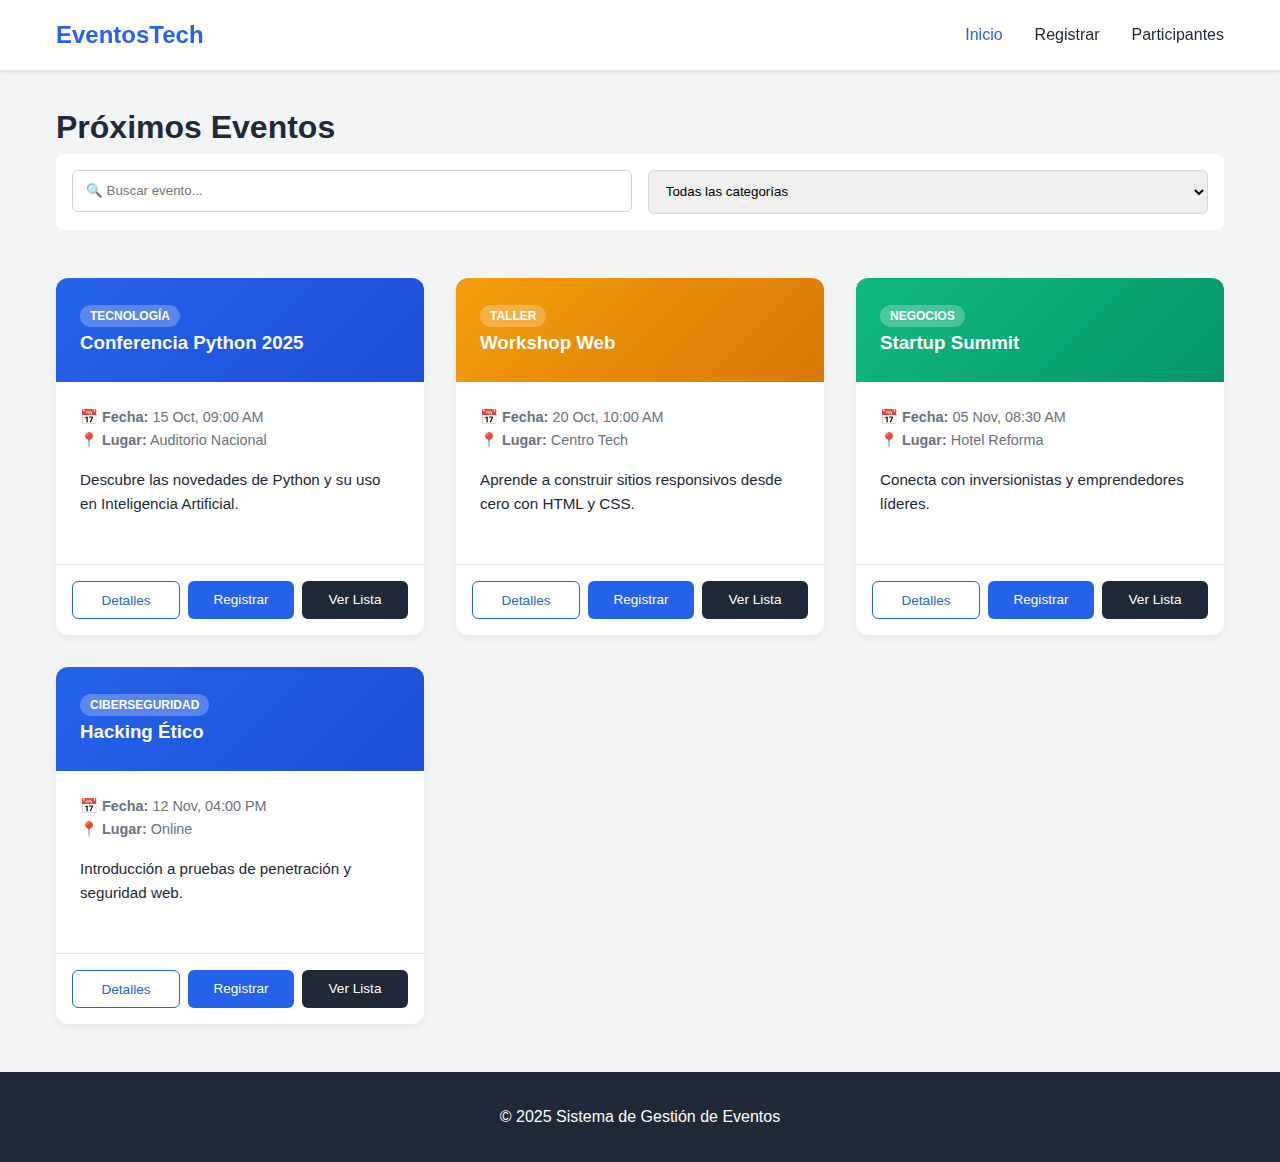
<file: index.html>
<!DOCTYPE html>
<html lang="es">
<head>
    <meta charset="UTF-8">
    <meta name="viewport" content="width=device-width, initial-scale=1.0">
    <title>Inicio - EventosTech</title>
    <link rel="stylesheet" href="css/style.css">
    <link rel="stylesheet" href="css/eventos.css">
</head>
<body>

    <header>
        <nav>
            <div class="logo">EventosTech</div>
            <ul class="nav-links">
                <li><a href="index.html" class="active">Inicio</a></li>
                <li><a href="registro.html">Registrar</a></li>
                <li><a href="participantes.html">Participantes</a></li>
            </ul>
        </nav>
    </header>

    <main class="container">
        <h1>Próximos Eventos</h1>
        
        <section class="filtros-section">
            <div class="input-group">
                <input type="text" placeholder="🔍 Buscar evento...">
            </div>
            <div class="input-group">
                <select>
                    <option value="">Todas las categorías</option>
                    <option value="tech">Tecnología</option>
                    <option value="taller">Talleres</option>
                </select>
            </div>
        </section>

        <div class="eventos-grid">
            
            <article class="evento-card">
                <div class="card-header categoria-tech">
                    <span class="badge">Tecnología</span>
                    <h3>Conferencia Python 2025</h3>
                </div>
                <div class="card-body">
                    <div class="meta-info">
                        <p><strong>📅 Fecha:</strong> 15 Oct, 09:00 AM</p>
                        <p><strong>📍 Lugar:</strong> Auditorio Nacional</p>
                    </div>
                    <p class="descripcion">Descubre las novedades de Python y su uso en Inteligencia Artificial.</p>
                </div>
                <div class="card-footer">
                    <button class="btn btn-outline">Detalles</button>
                    <a href="registro.html" class="btn btn-primary">Registrar</a>
                    <a href="participantes.html" class="btn btn-secondary">Ver Lista</a>
                </div>
            </article>

            <article class="evento-card">
                <div class="card-header categoria-taller">
                    <span class="badge">Taller</span>
                    <h3>Workshop Web</h3>
                </div>
                <div class="card-body">
                    <div class="meta-info">
                        <p><strong>📅 Fecha:</strong> 20 Oct, 10:00 AM</p>
                        <p><strong>📍 Lugar:</strong> Centro Tech</p>
                    </div>
                    <p class="descripcion">Aprende a construir sitios responsivos desde cero con HTML y CSS.</p>
                </div>
                <div class="card-footer">
                    <button class="btn btn-outline">Detalles</button>
                    <a href="registro.html" class="btn btn-primary">Registrar</a>
                    <a href="participantes.html" class="btn btn-secondary">Ver Lista</a>
                </div>
            </article>

            <article class="evento-card">
                <div class="card-header categoria-negocios">
                    <span class="badge">Negocios</span>
                    <h3>Startup Summit</h3>
                </div>
                <div class="card-body">
                    <div class="meta-info">
                        <p><strong>📅 Fecha:</strong> 05 Nov, 08:30 AM</p>
                        <p><strong>📍 Lugar:</strong> Hotel Reforma</p>
                    </div>
                    <p class="descripcion">Conecta con inversionistas y emprendedores líderes.</p>
                </div>
                <div class="card-footer">
                    <button class="btn btn-outline">Detalles</button>
                    <a href="registro.html" class="btn btn-primary">Registrar</a>
                    <a href="participantes.html" class="btn btn-secondary">Ver Lista</a>
                </div>
            </article>

            <article class="evento-card">
                <div class="card-header categoria-tech">
                    <span class="badge">Ciberseguridad</span>
                    <h3>Hacking Ético</h3>
                </div>
                <div class="card-body">
                    <div class="meta-info">
                        <p><strong>📅 Fecha:</strong> 12 Nov, 04:00 PM</p>
                        <p><strong>📍 Lugar:</strong> Online</p>
                    </div>
                    <p class="descripcion">Introducción a pruebas de penetración y seguridad web.</p>
                </div>
                <div class="card-footer">
                    <button class="btn btn-outline">Detalles</button>
                    <a href="registro.html" class="btn btn-primary">Registrar</a>
                    <a href="participantes.html" class="btn btn-secondary">Ver Lista</a>
                </div>
            </article>

        </div>
    </main>

    <footer>
        <p>&copy; 2025 Sistema de Gestión de Eventos</p>
    </footer>

    <script src="js/main.js"></script>

</body>
</html>
</file>
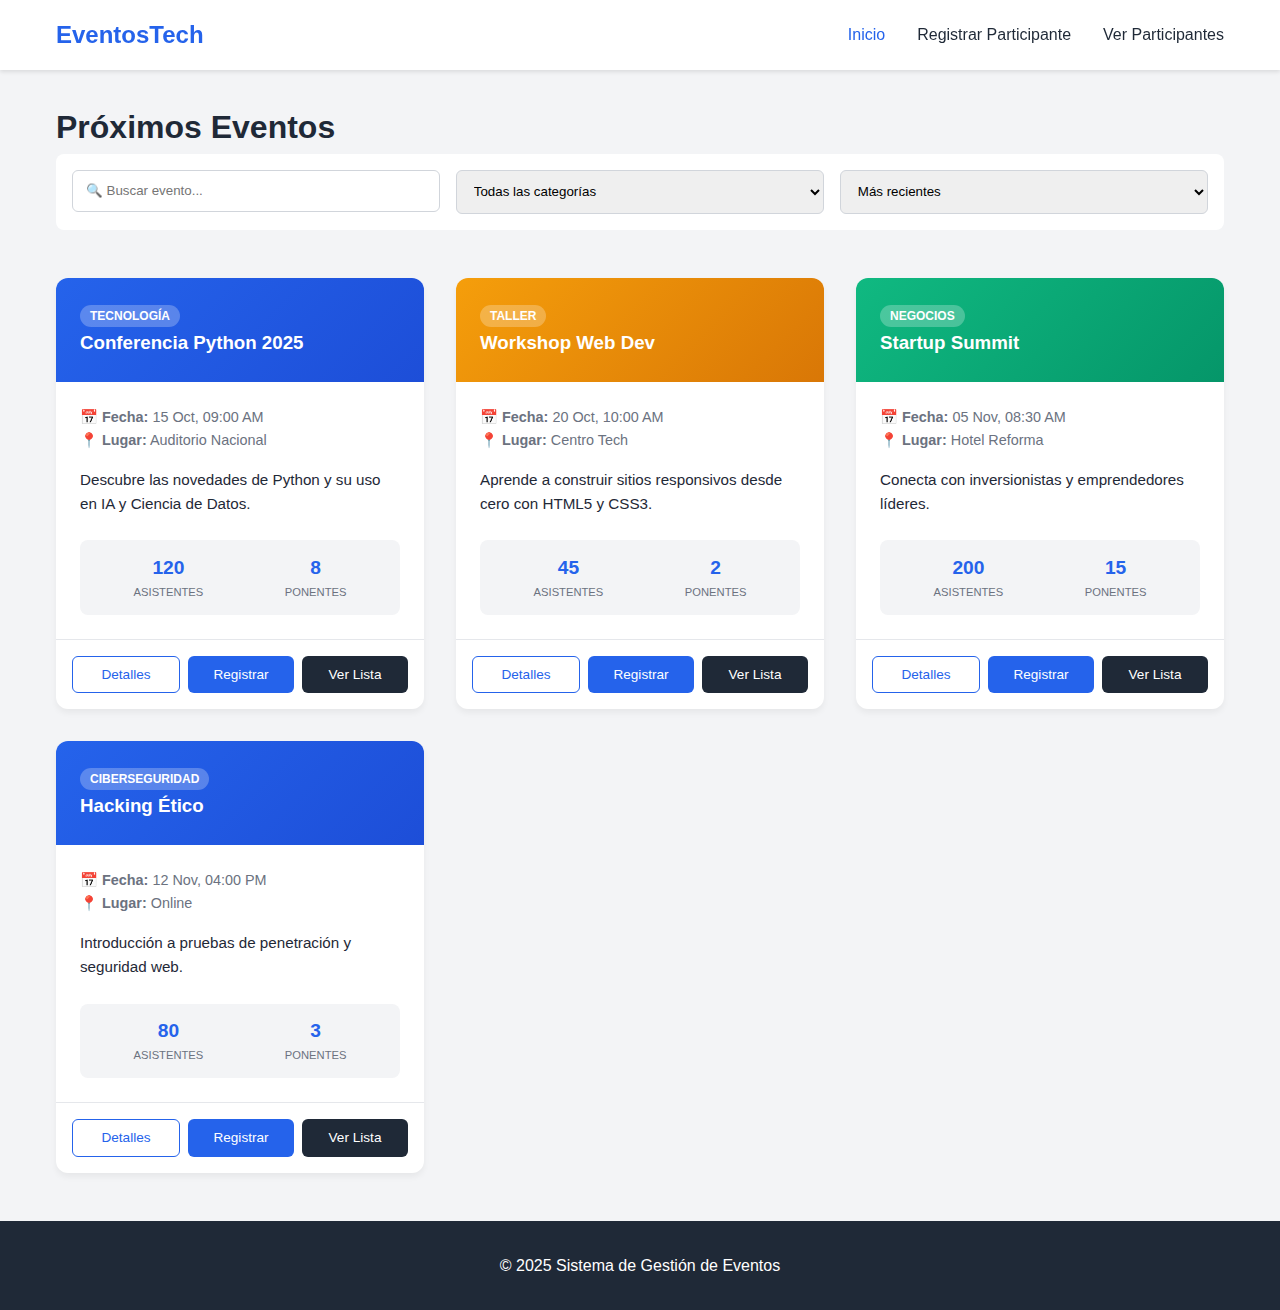
<file: sistema_eventos/index.html>
<!DOCTYPE html>
<html lang="es">
<head>
    <meta charset="UTF-8">
    <meta name="viewport" content="width=device-width, initial-scale=1.0">
    <title>Sistema de Eventos - Inicio</title>
    <link rel="stylesheet" href="css/style.css">
    <link rel="stylesheet" href="css/eventos.css">
</head>
<body>

    <header>
        <nav>
            <div class="logo">EventosTech</div>
            <ul class="nav-links">
                <li><a href="index.html" class="active">Inicio</a></li>
                <li><a href="registro.html">Registrar Participante</a></li>
                <li><a href="participantes.html">Ver Participantes</a></li>
            </ul>
        </nav>
    </header>

    <main class="container">
        <h1>Próximos Eventos</h1>
        
        <section class="filtros-section">
            <div class="input-group">
                <input type="text" placeholder="🔍 Buscar evento...">
            </div>
            <div class="input-group">
                <select>
                    <option value="">Todas las categorías</option>
                    <option value="tech">Tecnología</option>
                    <option value="taller">Talleres</option>
                </select>
            </div>
            <div class="input-group">
                <select>
                    <option value="recientes">Más recientes</option>
                    <option value="participantes">Más populares</option>
                </select>
            </div>
        </section>

        <div class="eventos-grid">
            <article class="evento-card">
                <div class="card-header categoria-tech">
                    <span class="badge">Tecnología</span>
                    <h3>Conferencia Python 2025</h3>
                </div>
                <div class="card-body">
                    <div class="meta-info">
                        <p><strong>📅 Fecha:</strong> 15 Oct, 09:00 AM</p>
                        <p><strong>📍 Lugar:</strong> Auditorio Nacional</p>
                    </div>
                    <p class="descripcion">Descubre las novedades de Python y su uso en IA y Ciencia de Datos.</p>
                    <div class="estadisticas">
                        <div class="stat"><span class="numero">120</span><span class="label">Asistentes</span></div>
                        <div class="stat"><span class="numero">8</span><span class="label">Ponentes</span></div>
                    </div>
                </div>
                <div class="card-footer">
                    <button class="btn btn-outline">Detalles</button>
                    <a href="registro.html" class="btn btn-primary">Registrar</a>
                    <a href="participantes.html" class="btn btn-secondary">Ver Lista</a>
                </div>
            </article>

            <article class="evento-card">
                <div class="card-header categoria-taller">
                    <span class="badge">Taller</span>
                    <h3>Workshop Web Dev</h3>
                </div>
                <div class="card-body">
                    <div class="meta-info">
                        <p><strong>📅 Fecha:</strong> 20 Oct, 10:00 AM</p>
                        <p><strong>📍 Lugar:</strong> Centro Tech</p>
                    </div>
                    <p class="descripcion">Aprende a construir sitios responsivos desde cero con HTML5 y CSS3.</p>
                    <div class="estadisticas">
                        <div class="stat"><span class="numero">45</span><span class="label">Asistentes</span></div>
                        <div class="stat"><span class="numero">2</span><span class="label">Ponentes</span></div>
                    </div>
                </div>
                <div class="card-footer">
                    <button class="btn btn-outline">Detalles</button>
                    <a href="registro.html" class="btn btn-primary">Registrar</a>
                    <a href="participantes.html" class="btn btn-secondary">Ver Lista</a>
                </div>
            </article>

            <article class="evento-card">
                <div class="card-header categoria-negocios">
                    <span class="badge">Negocios</span>
                    <h3>Startup Summit</h3>
                </div>
                <div class="card-body">
                    <div class="meta-info">
                        <p><strong>📅 Fecha:</strong> 05 Nov, 08:30 AM</p>
                        <p><strong>📍 Lugar:</strong> Hotel Reforma</p>
                    </div>
                    <p class="descripcion">Conecta con inversionistas y emprendedores líderes.</p>
                    <div class="estadisticas">
                        <div class="stat"><span class="numero">200</span><span class="label">Asistentes</span></div>
                        <div class="stat"><span class="numero">15</span><span class="label">Ponentes</span></div>
                    </div>
                </div>
                <div class="card-footer">
                    <button class="btn btn-outline">Detalles</button>
                    <a href="registro.html" class="btn btn-primary">Registrar</a>
                    <a href="participantes.html" class="btn btn-secondary">Ver Lista</a>
                </div>
            </article>

            <article class="evento-card">
                <div class="card-header categoria-tech">
                    <span class="badge">Ciberseguridad</span>
                    <h3>Hacking Ético</h3>
                </div>
                <div class="card-body">
                    <div class="meta-info">
                        <p><strong>📅 Fecha:</strong> 12 Nov, 04:00 PM</p>
                        <p><strong>📍 Lugar:</strong> Online</p>
                    </div>
                    <p class="descripcion">Introducción a pruebas de penetración y seguridad web.</p>
                    <div class="estadisticas">
                        <div class="stat"><span class="numero">80</span><span class="label">Asistentes</span></div>
                        <div class="stat"><span class="numero">3</span><span class="label">Ponentes</span></div>
                    </div>
                </div>
                <div class="card-footer">
                    <button class="btn btn-outline">Detalles</button>
                    <a href="registro.html" class="btn btn-primary">Registrar</a>
                    <a href="participantes.html" class="btn btn-secondary">Ver Lista</a>
                </div>
            </article>
        </div>
    </main>

    <footer>
        <p>&copy; 2025 Sistema de Gestión de Eventos</p>
    </footer>
</body>
</html>
</file>
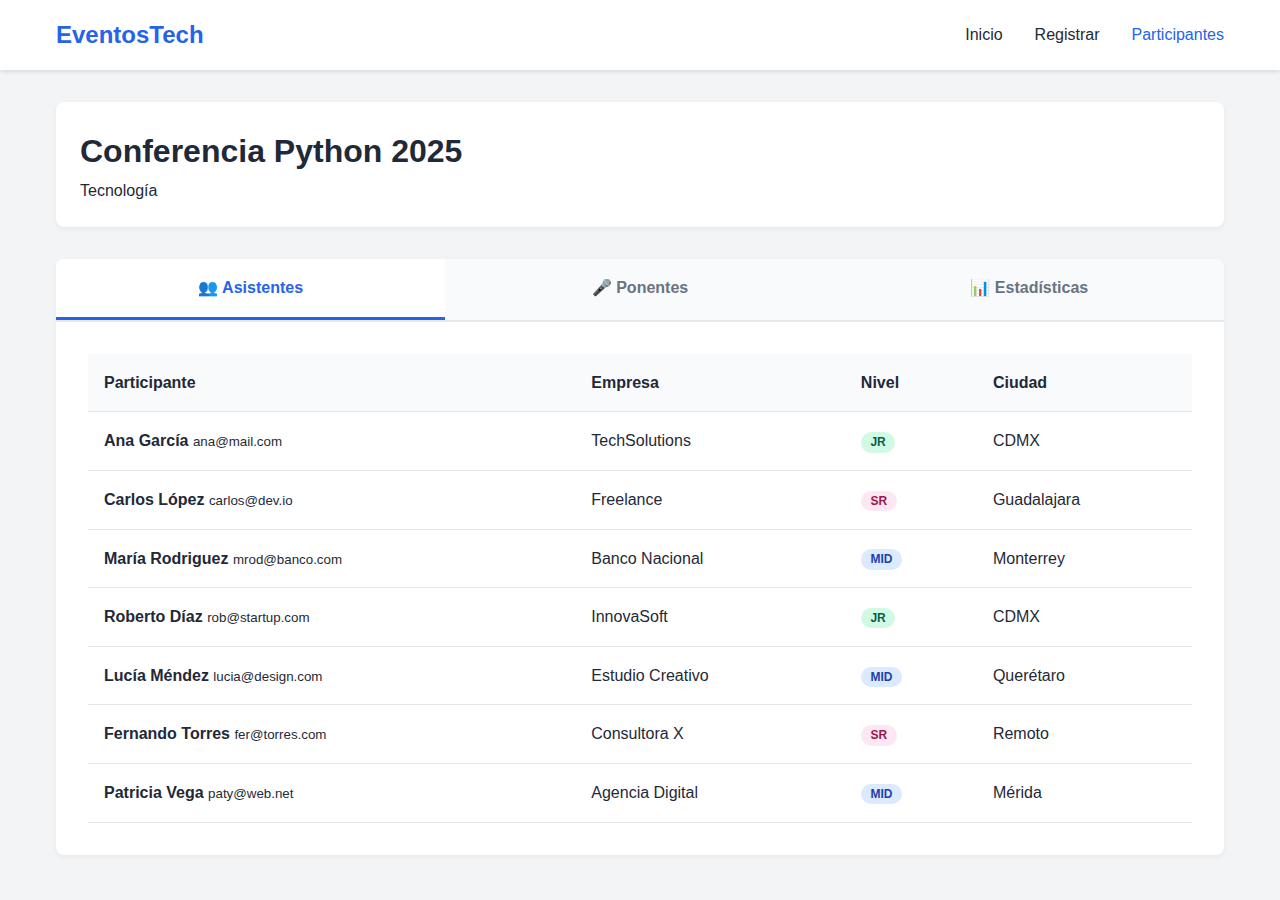
<file: participantes.html>
<!DOCTYPE html>
<html lang="es">
<head>
    <meta charset="UTF-8">
    <meta name="viewport" content="width=device-width, initial-scale=1.0">
    <title>Participantes - Dinámico</title>
    <link rel="stylesheet" href="css/style.css">
    <link rel="stylesheet" href="css/participantes.css">
</head>
<body>
    <header>
        <nav>
            <div class="logo">EventosTech</div>
            <ul class="nav-links">
                <li><a href="index.html">Inicio</a></li>
                <li><a href="registro.html">Registrar</a></li>
                <li><a href="participantes.html" class="active">Participantes</a></li>
            </ul>
        </nav>
    </header>

    <main class="container">
        <section class="evento-info">
            <div class="evento-header">
                <h1>Conferencia Python 2025</h1>
                <span class="badge">Tecnología</span>
            </div>
        </section>

        <div class="tabs-container">
            <input type="radio" id="tab1" name="grupo-tabs" checked>
            <input type="radio" id="tab2" name="grupo-tabs">
            <input type="radio" id="tab3" name="grupo-tabs">

            <div class="tabs-nav">
                <label for="tab1" class="tab-label">👥 Asistentes</label>
                <label for="tab2" class="tab-label">🎤 Ponentes</label>
                <label for="tab3" class="tab-label">📊 Estadísticas</label>
            </div>

            <div class="tabs-content">
                
                <div class="content-box content-1">
                    <div class="tabla-responsive">
                        <table class="tabla-participantes">
                            <thead>
                                <tr>
                                    <th>Participante</th>
                                    <th>Empresa</th>
                                    <th>Nivel</th>
                                    <th>Ciudad</th>
                                </tr>
                            </thead>
                            <tbody id="tabla-body-asistentes">
                                </tbody>
                        </table>
                    </div>
                </div>

                <div class="content-box content-2">
                    <div class="grid-ponentes" id="grid-ponentes-container">
                        </div>
                </div>

                <div class="content-box content-3">
                    <div class="stats-grid">
                        <div class="chart-card">
                            <h3>Nivel de Experiencia (En vivo)</h3>
                            <div class="bar-chart">
                                <div class="bar-row">
                                    <span class="label">Junior</span>
                                    <div class="bar-container"><div id="bar-jr" class="bar-fill" style="width: 0%;">0%</div></div>
                                </div>
                                <div class="bar-row">
                                    <span class="label">Mid</span>
                                    <div class="bar-container"><div id="bar-mid" class="bar-fill" style="width: 0%;">0%</div></div>
                                </div>
                                <div class="bar-row">
                                    <span class="label">Senior</span>
                                    <div class="bar-container"><div id="bar-sr" class="bar-fill" style="width: 0%;">0%</div></div>
                                </div>
                            </div>
                        </div>
                    </div>
                </div>

            </div>
        </div>
    </main>

    <script src="js/main.js"></script>
</body>
</html>
</file>
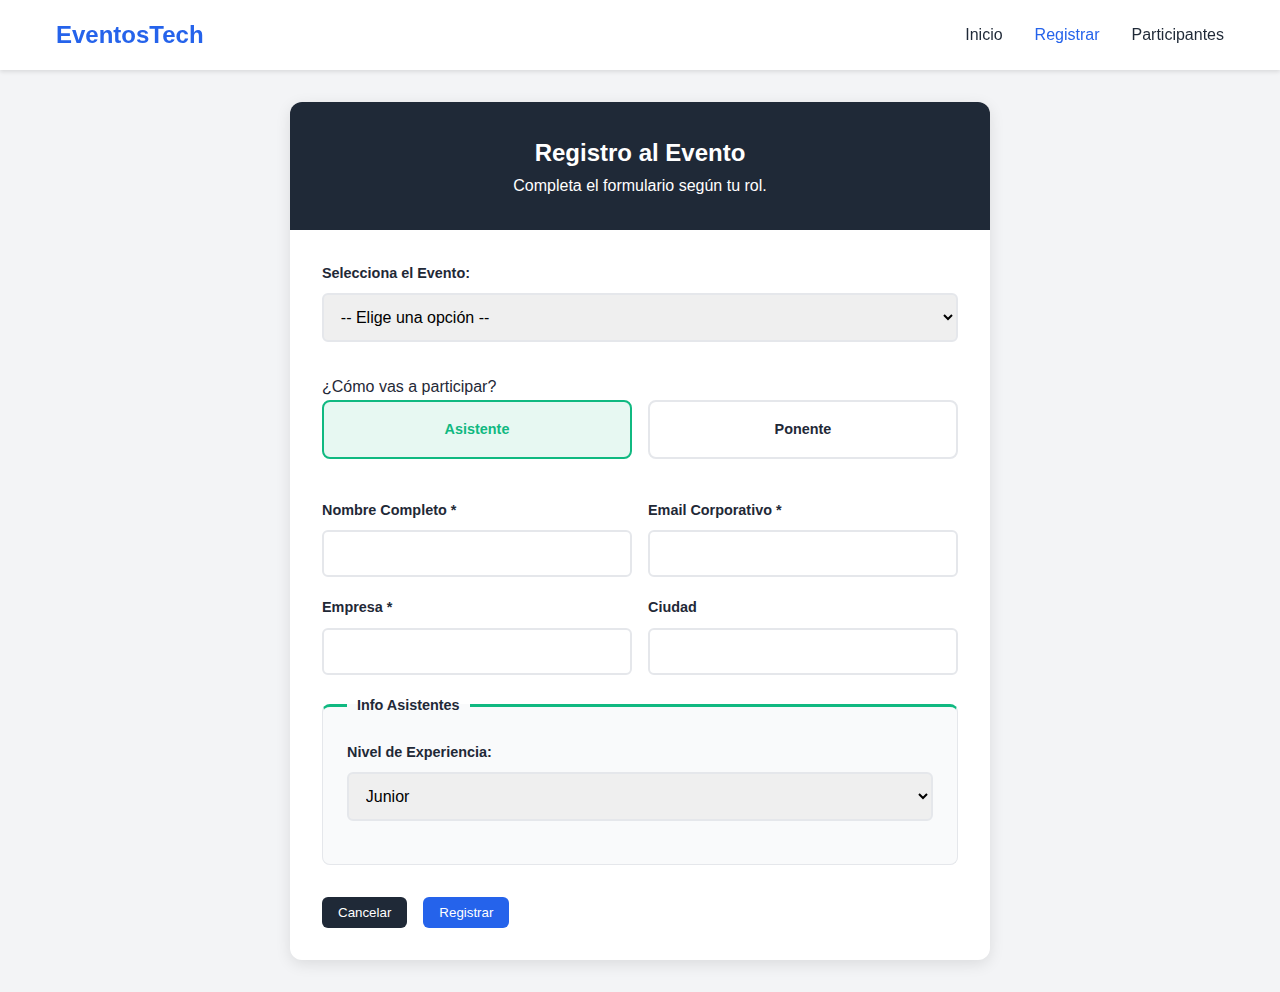
<file: registro.html>
<!DOCTYPE html>
<html lang="es">
<head>
    <meta charset="UTF-8">
    <meta name="viewport" content="width=device-width, initial-scale=1.0">
    <title>Registro - EventosTech</title>
    <link rel="stylesheet" href="css/style.css">
    <link rel="stylesheet" href="css/registro.css">
</head>
<body>
    <header>
        <nav>
            <div class="logo">EventosTech</div>
            <ul class="nav-links">
                <li><a href="index.html">Inicio</a></li>
                <li><a href="registro.html" class="active">Registrar</a></li>
                <li><a href="participantes.html">Participantes</a></li>
            </ul>
        </nav>
    </header>

    <main class="container">
        <div class="form-container">
            <div class="form-header">
                <h2>Registro al Evento</h2>
                <p>Completa el formulario según tu rol.</p>
            </div>

            <form id="form-registro">
                
                <div class="form-group">
                    <label>Selecciona el Evento:</label>
                    <select name="evento" required>
                        <option value="">-- Elige una opción --</option>
                        <option value="python">Conferencia Python 2025</option>
                        <option value="web">Workshop Web</option>
                    </select>
                </div>

                <div class="form-group tipo-selector">
                    <p class="label-text">¿Cómo vas a participar?</p>
                    <div class="radio-group">
                        <label class="radio-card asistente">
                            <input type="radio" name="tipo" value="asistente" id="radio-asistente" checked>
                            <span class="radio-title">Asistente</span>
                        </label>
                        <label class="radio-card ponente">
                            <input type="radio" name="tipo" value="ponente" id="radio-ponente">
                            <span class="radio-title">Ponente</span>
                        </label>
                    </div>
                </div>

                <div class="seccion-comun">
                    <div class="grid-2-col">
                        <div class="form-group">
                            <label>Nombre Completo *</label>
                            <input type="text" name="nombre" required>
                        </div>
                        <div class="form-group">
                            <label>Email Corporativo *</label>
                            <input type="email" name="email" required>
                        </div>
                    </div>
                    <div class="grid-2-col">
                        <div class="form-group">
                            <label>Empresa *</label>
                            <input type="text" name="empresa" required>
                        </div>
                        <div class="form-group">
                            <label>Ciudad</label>
                            <input type="text" name="ciudad">
                        </div>
                    </div>
                </div>

                <fieldset id="fieldset-asistente" class="campos-extra asistente-box">
                    <legend>Info Asistentes</legend>
                    <div class="form-group">
                        <label>Nivel de Experiencia:</label>
                        <select name="experiencia">
                            <option value="jr">Junior</option>
                            <option value="mid">Mid-Level</option>
                            <option value="sr">Senior</option>
                        </select>
                    </div>
                </fieldset>

                <fieldset id="fieldset-ponente" class="campos-extra ponente-box oculto">
                    <legend>Info Ponentes</legend>
                    <div class="form-group">
                        <label>Tema de Especialidad</label>
                        <input type="text" name="especialidad" placeholder="Ej. IA, UX/UI, Ciberseguridad">
                    </div>
                    <div class="form-group">
                        <label>Link a LinkedIn / Portafolio</label>
                        <input type="url" name="linkedin" placeholder="https://linkedin.com/in/tu-perfil">
                    </div>
                </fieldset>

                <div class="form-actions">
                    <button type="button" class="btn btn-secondary" onclick="window.location.href='index.html'">Cancelar</button>
                    <button type="submit" class="btn btn-primary">Registrar</button>
                </div>
            </form>
        </div>
    </main>

    <script src="js/main.js"></script>
</body>
</html>
</file>
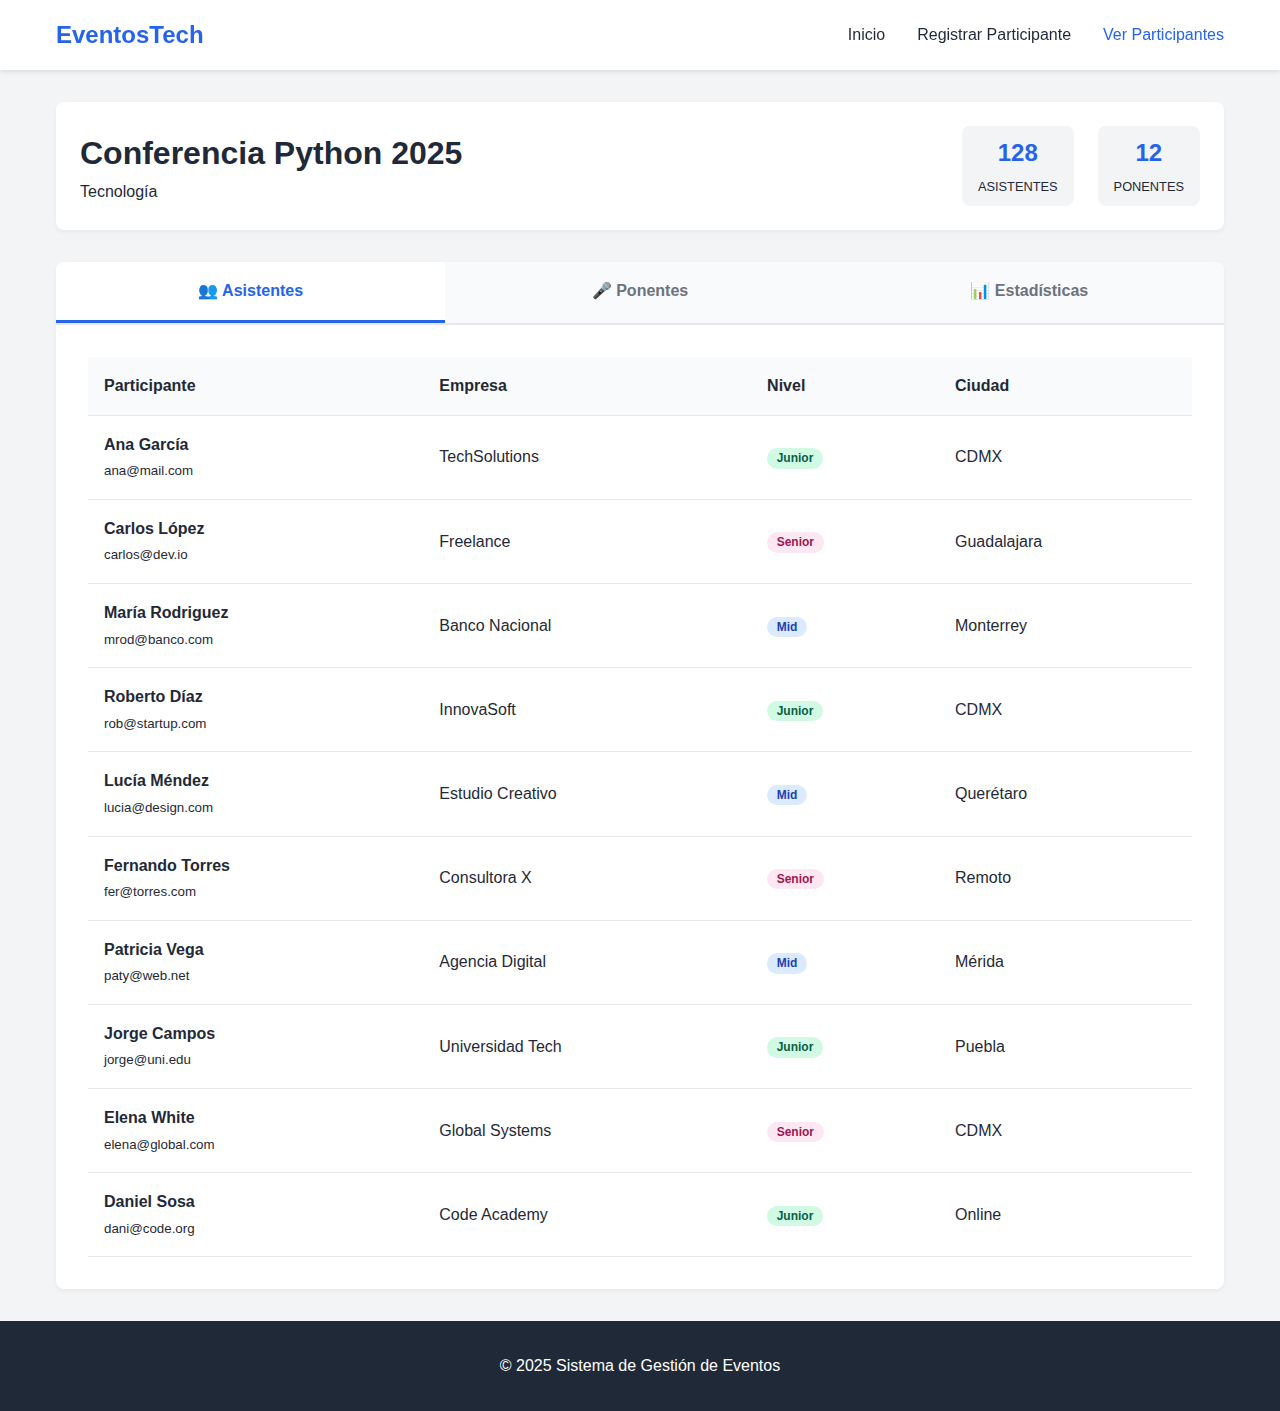
<file: sistema_eventos/participantes.html>
<!DOCTYPE html>
<html lang="es">
<head>
    <meta charset="UTF-8">
    <meta name="viewport" content="width=device-width, initial-scale=1.0">
    <title>Lista de Participantes</title>
    <link rel="stylesheet" href="css/style.css">
    <link rel="stylesheet" href="css/participantes.css">
</head>
<body>

    <header>
        <nav>
            <div class="logo">EventosTech</div>
            <ul class="nav-links">
                <li><a href="index.html">Inicio</a></li>
                <li><a href="registro.html">Registrar Participante</a></li>
                <li><a href="participantes.html" class="active">Ver Participantes</a></li>
            </ul>
        </nav>
    </header>

    <main class="container">
        
        <section class="evento-info">
            <div class="evento-header">
                <h1>Conferencia Python 2025</h1>
                <span class="badge">Tecnología</span>
            </div>
            <div class="contadores">
                <div class="contador-card">
                    <span class="num">128</span><span class="lbl">Asistentes</span>
                </div>
                <div class="contador-card">
                    <span class="num">12</span><span class="lbl">Ponentes</span>
                </div>
            </div>
        </section>

        <div class="tabs-container">
            
            <input type="radio" id="tab1" name="grupo-tabs" checked>
            <input type="radio" id="tab2" name="grupo-tabs">
            <input type="radio" id="tab3" name="grupo-tabs">

            <div class="tabs-nav">
                <label for="tab1" class="tab-label">👥 Asistentes</label>
                <label for="tab2" class="tab-label">🎤 Ponentes</label>
                <label for="tab3" class="tab-label">📊 Estadísticas</label>
            </div>

            <div class="tabs-content">
                
                <div class="content-box content-1">
                    <div class="tabla-responsive">
                        <table class="tabla-participantes">
                            <thead>
                                <tr>
                                    <th>Participante</th>
                                    <th>Empresa</th>
                                    <th>Nivel</th>
                                    <th>Ciudad</th>
                                </tr>
                            </thead>
                            <tbody>
                                <tr>
                                    <td><strong>Ana García</strong><br><small>ana@mail.com</small></td>
                                    <td>TechSolutions</td>
                                    <td><span class="tag tag-jr">Junior</span></td>
                                    <td>CDMX</td>
                                </tr>
                                <tr>
                                    <td><strong>Carlos López</strong><br><small>carlos@dev.io</small></td>
                                    <td>Freelance</td>
                                    <td><span class="tag tag-sr">Senior</span></td>
                                    <td>Guadalajara</td>
                                </tr>
                                <tr>
                                    <td><strong>María Rodriguez</strong><br><small>mrod@banco.com</small></td>
                                    <td>Banco Nacional</td>
                                    <td><span class="tag tag-mid">Mid</span></td>
                                    <td>Monterrey</td>
                                </tr>
                                <tr>
                                    <td><strong>Roberto Díaz</strong><br><small>rob@startup.com</small></td>
                                    <td>InnovaSoft</td>
                                    <td><span class="tag tag-jr">Junior</span></td>
                                    <td>CDMX</td>
                                </tr>
                                <tr>
                                    <td><strong>Lucía Méndez</strong><br><small>lucia@design.com</small></td>
                                    <td>Estudio Creativo</td>
                                    <td><span class="tag tag-mid">Mid</span></td>
                                    <td>Querétaro</td>
                                </tr>
                                <tr>
                                    <td><strong>Fernando Torres</strong><br><small>fer@torres.com</small></td>
                                    <td>Consultora X</td>
                                    <td><span class="tag tag-sr">Senior</span></td>
                                    <td>Remoto</td>
                                </tr>
                                <tr>
                                    <td><strong>Patricia Vega</strong><br><small>paty@web.net</small></td>
                                    <td>Agencia Digital</td>
                                    <td><span class="tag tag-mid">Mid</span></td>
                                    <td>Mérida</td>
                                </tr>
                                <tr>
                                    <td><strong>Jorge Campos</strong><br><small>jorge@uni.edu</small></td>
                                    <td>Universidad Tech</td>
                                    <td><span class="tag tag-jr">Junior</span></td>
                                    <td>Puebla</td>
                                </tr>
                                <tr>
                                    <td><strong>Elena White</strong><br><small>elena@global.com</small></td>
                                    <td>Global Systems</td>
                                    <td><span class="tag tag-sr">Senior</span></td>
                                    <td>CDMX</td>
                                </tr>
                                <tr>
                                    <td><strong>Daniel Sosa</strong><br><small>dani@code.org</small></td>
                                    <td>Code Academy</td>
                                    <td><span class="tag tag-jr">Junior</span></td>
                                    <td>Online</td>
                                </tr>
                            </tbody>
                        </table>
                    </div>
                </div>

                <div class="content-box content-2">
                    <div class="grid-ponentes">
                        <div class="ponente-card">
                            <h3>Juan Silva</h3>
                            <p><strong>Tema:</strong> IA Generativa</p>
                            <p class="bio">Investigador de IA con 10 años de experiencia.</p>
                        </div>
                        <div class="ponente-card">
                            <h3>Elena Limón</h3>
                            <p><strong>Tema:</strong> Seguridad Financiera</p>
                            <p class="bio">Experta en ciberseguridad para banca.</p>
                        </div>
                        <div class="ponente-card">
                            <h3>Miguel Paz</h3>
                            <p><strong>Tema:</strong> Docker y Kubernetes</p>
                            <p class="bio">Arquitecto de nube certificado en AWS.</p>
                        </div>
                    </div>
                </div>

                <div class="content-box content-3">
                    <div class="stats-grid">
                        <div class="chart-card">
                            <h3>Nivel de Experiencia</h3>
                            <div class="bar-chart">
                                <div class="bar-row">
                                    <span class="label">Junior</span>
                                    <div class="bar-container"><div class="bar-fill" style="width: 45%;">45%</div></div>
                                </div>
                                <div class="bar-row">
                                    <span class="label">Mid</span>
                                    <div class="bar-container"><div class="bar-fill" style="width: 30%;">30%</div></div>
                                </div>
                                <div class="bar-row">
                                    <span class="label">Senior</span>
                                    <div class="bar-container"><div class="bar-fill" style="width: 25%;">25%</div></div>
                                </div>
                            </div>
                        </div>
                        <div class="chart-card">
                            <h3>Top Ciudades</h3>
                            <ul class="lista-stats">
                                <li><span>CDMX</span> <span class="badge">60%</span></li>
                                <li><span>Guadalajara</span> <span class="badge">25%</span></li>
                                <li><span>Monterrey</span> <span class="badge">15%</span></li>
                            </ul>
                        </div>
                    </div>
                </div>

            </div>
        </div>
    </main>

    <footer>
        <p>&copy; 2025 Sistema de Gestión de Eventos</p>
    </footer>
</body>
</html>
</file>
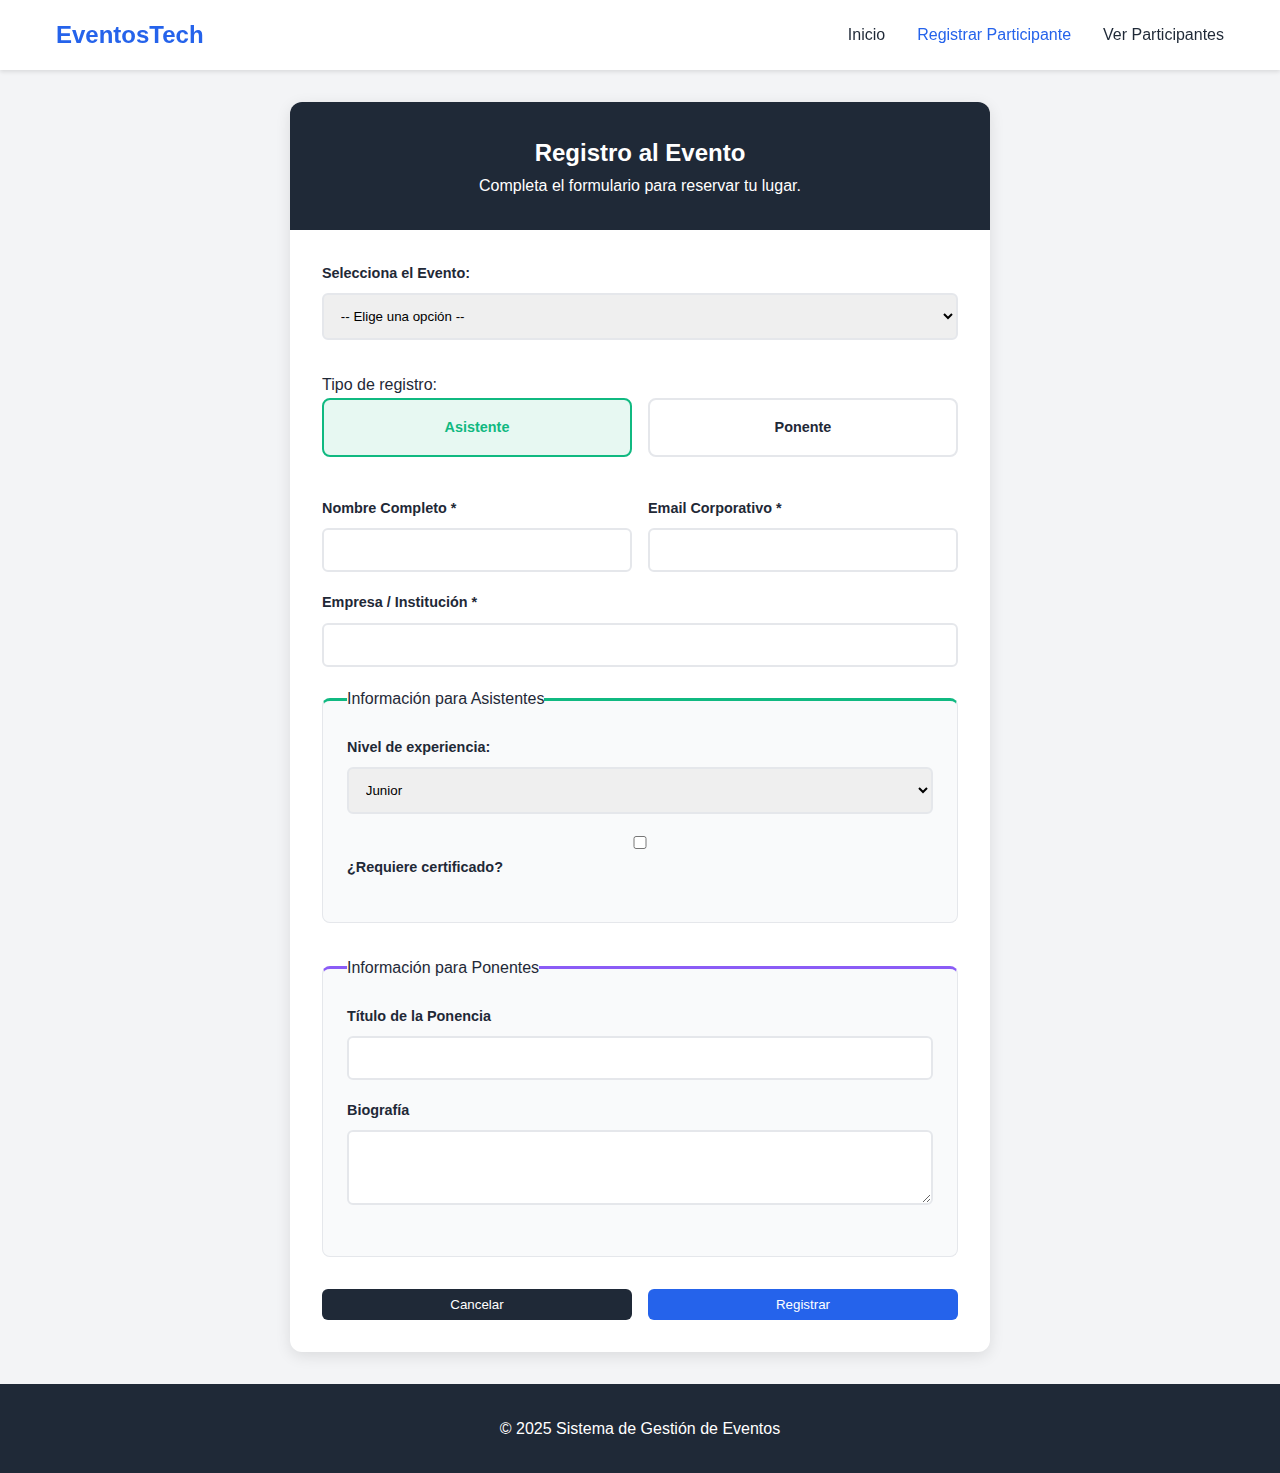
<file: sistema_eventos/registro.html>
<!DOCTYPE html>
<html lang="es">
<head>
    <meta charset="UTF-8">
    <meta name="viewport" content="width=device-width, initial-scale=1.0">
    <title>Registro - EventosTech</title>
    <link rel="stylesheet" href="css/style.css">
    <link rel="stylesheet" href="css/registro.css">
</head>
<body>

    <header>
        <nav>
            <div class="logo">EventosTech</div>
            <ul class="nav-links">
                <li><a href="index.html">Inicio</a></li>
                <li><a href="registro.html" class="active">Registrar Participante</a></li>
                <li><a href="participantes.html">Ver Participantes</a></li>
            </ul>
        </nav>
    </header>

    <main class="container">
        <div class="form-container">
            <div class="form-header">
                <h2>Registro al Evento</h2>
                <p>Completa el formulario para reservar tu lugar.</p>
            </div>

            <form action="participantes.html">
                
                <div class="form-group">
                    <label for="evento">Selecciona el Evento:</label>
                    <select id="evento" name="evento" required>
                        <option value="">-- Elige una opción --</option>
                        <option value="python">Conferencia Python 2025</option>
                        <option value="web">Workshop Desarrollo Web</option>
                        <option value="startup">Startup Summit</option>
                    </select>
                </div>

                <div class="form-group tipo-selector">
                    <p class="label-text">Tipo de registro:</p>
                    <div class="radio-group">
                        <label class="radio-card asistente">
                            <input type="radio" name="tipo" value="asistente" checked>
                            <span class="radio-title">Asistente</span>
                        </label>
                        <label class="radio-card ponente">
                            <input type="radio" name="tipo" value="ponente">
                            <span class="radio-title">Ponente</span>
                        </label>
                    </div>
                </div>

                <div class="seccion-comun">
                    <div class="grid-2-col">
                        <div class="form-group">
                            <label for="nombre">Nombre Completo *</label>
                            <input type="text" id="nombre" name="nombre" required>
                        </div>
                        <div class="form-group">
                            <label for="email">Email Corporativo *</label>
                            <input type="email" id="email" name="email" required>
                        </div>
                    </div>
                    <div class="form-group">
                        <label for="empresa">Empresa / Institución *</label>
                        <input type="text" id="empresa" name="empresa" required>
                    </div>
                </div>

                <fieldset class="campos-extra asistente-box">
                    <legend>Información para Asistentes</legend>
                    <div class="form-group">
                        <label>Nivel de experiencia:</label>
                        <select>
                            <option value="jr">Junior</option>
                            <option value="mid">Mid-Level</option>
                            <option value="sr">Senior</option>
                        </select>
                    </div>
                    <div class="form-group checkbox-simple">
                        <label><input type="checkbox" name="certificado"> ¿Requiere certificado?</label>
                    </div>
                </fieldset>

                <fieldset class="campos-extra ponente-box">
                    <legend>Información para Ponentes</legend>
                    <div class="form-group">
                        <label>Título de la Ponencia</label>
                        <input type="text">
                    </div>
                    <div class="form-group">
                        <label>Biografía</label>
                        <textarea rows="3"></textarea>
                    </div>
                </fieldset>

                <div class="form-actions">
                    <button type="button" class="btn btn-secondary" onclick="window.location.href='index.html'">Cancelar</button>
                    <button type="submit" class="btn btn-primary">Registrar</button>
                </div>
            </form>
        </div>
    </main>

    <footer>
        <p>&copy; 2025 Sistema de Gestión de Eventos</p>
    </footer>
</body>
</html>
</file>
<file: css/style.css>
:root {
    --primary-color: #2563eb;
    --primary-dark: #1e40af;
    --text-dark: #1f2937;
    --text-light: #6b7280;
    --bg-light: #f3f4f6;
    --white: #ffffff;
    --color-asistente: #10b981;
    --color-ponente: #8b5cf6;
    --color-error: #ef4444;
}

* { margin: 0; padding: 0; box-sizing: border-box; font-family: 'Segoe UI', sans-serif; }

body { background-color: var(--bg-light); color: var(--text-dark); line-height: 1.6; min-height: 100vh; display: flex; flex-direction: column; }

header { background-color: var(--white); box-shadow: 0 2px 4px rgba(0,0,0,0.1); position: sticky; top: 0; z-index: 100; }

nav { max-width: 1200px; margin: 0 auto; padding: 1rem; display: flex; justify-content: space-between; align-items: center; }

.logo { font-size: 1.5rem; font-weight: 700; color: var(--primary-color); }

.nav-links { list-style: none; display: flex; gap: 2rem; }
.nav-links a { text-decoration: none; color: var(--text-dark); font-weight: 500; transition: 0.3s; }
.nav-links a:hover, .nav-links a.active { color: var(--primary-color); }

.container { max-width: 1200px; margin: 2rem auto; padding: 0 1rem; flex: 1; width: 100%; }

footer { text-align: center; padding: 2rem; background-color: var(--text-dark); color: var(--white); margin-top: auto; }

/* Botones Generales */
.btn { padding: 0.5rem 1rem; border-radius: 6px; cursor: pointer; text-decoration: none; text-align: center; border: none; display: inline-block; }
.btn-primary { background: var(--primary-color); color: white; }
.btn-secondary { background: var(--text-dark); color: white; }
.btn-outline { border: 1px solid var(--primary-color); color: var(--primary-color); background: transparent; }

@media (max-width: 768px) {
    nav { flex-direction: column; gap: 1rem; }
}
</file>
<file: css/eventos.css>
.eventos-grid {
    display: grid;
    grid-template-columns: repeat(auto-fit, minmax(300px, 1fr));
    gap: 2rem;
    padding: 1rem 0;
}

.evento-card {
    background: var(--white);
    border-radius: 12px;
    box-shadow: 0 4px 6px rgba(0,0,0,0.05);
    overflow: hidden;
    display: flex;
    flex-direction: column;
    transition: transform 0.3s ease, box-shadow 0.3s ease;
}

.evento-card:hover { transform: translateY(-5px); box-shadow: 0 10px 20px rgba(0,0,0,0.1); }

.card-header { padding: 1.5rem; color: white; background: var(--primary-color); }
.categoria-tech { background: linear-gradient(135deg, #2563eb, #1d4ed8); }
.categoria-taller { background: linear-gradient(135deg, #f59e0b, #d97706); }
.categoria-negocios { background: linear-gradient(135deg, #10b981, #059669); }

.badge { background: rgba(255,255,255,0.25); padding: 4px 10px; border-radius: 20px; font-size: 0.75rem; font-weight: bold; text-transform: uppercase; }

.card-body { padding: 1.5rem; flex-grow: 1; }
.meta-info { margin-bottom: 1rem; font-size: 0.9rem; color: var(--text-light); }
.descripcion { margin-bottom: 1.5rem; font-size: 0.95rem; }

.estadisticas { display: flex; justify-content: space-around; background: var(--bg-light); padding: 0.8rem; border-radius: 8px; }
.stat { text-align: center; display: flex; flex-direction: column; }
.stat .numero { font-weight: bold; font-size: 1.2rem; color: var(--primary-color); }
.stat .label { font-size: 0.7rem; color: var(--text-light); text-transform: uppercase; }

.card-footer { padding: 1rem; border-top: 1px solid #e5e7eb; display: flex; gap: 0.5rem; }
.card-footer .btn { flex: 1; font-size: 0.85rem; }

.filtros-section { display: flex; gap: 1rem; margin-bottom: 2rem; flex-wrap: wrap; background: white; padding: 1rem; border-radius: 8px; }
.input-group { flex: 1; min-width: 200px; }
.input-group input, .input-group select { width: 100%; padding: 0.8rem; border: 1px solid #d1d5db; border-radius: 6px; }
</file>
<file: sistema_eventos/css/style.css>
:root {
    --primary-color: #2563eb;
    --primary-dark: #1e40af;
    --text-dark: #1f2937;
    --text-light: #6b7280;
    --bg-light: #f3f4f6;
    --white: #ffffff;
    --color-asistente: #10b981;
    --color-ponente: #8b5cf6;
    --color-error: #ef4444;
}

* { margin: 0; padding: 0; box-sizing: border-box; font-family: 'Segoe UI', sans-serif; }

body { background-color: var(--bg-light); color: var(--text-dark); line-height: 1.6; min-height: 100vh; display: flex; flex-direction: column; }

header { background-color: var(--white); box-shadow: 0 2px 4px rgba(0,0,0,0.1); position: sticky; top: 0; z-index: 100; }

nav { max-width: 1200px; margin: 0 auto; padding: 1rem; display: flex; justify-content: space-between; align-items: center; }

.logo { font-size: 1.5rem; font-weight: 700; color: var(--primary-color); }

.nav-links { list-style: none; display: flex; gap: 2rem; }
.nav-links a { text-decoration: none; color: var(--text-dark); font-weight: 500; transition: 0.3s; }
.nav-links a:hover, .nav-links a.active { color: var(--primary-color); }

.container { max-width: 1200px; margin: 2rem auto; padding: 0 1rem; flex: 1; width: 100%; }

footer { text-align: center; padding: 2rem; background-color: var(--text-dark); color: var(--white); margin-top: auto; }

/* Botones Generales */
.btn { padding: 0.5rem 1rem; border-radius: 6px; cursor: pointer; text-decoration: none; text-align: center; border: none; display: inline-block; }
.btn-primary { background: var(--primary-color); color: white; }
.btn-secondary { background: var(--text-dark); color: white; }
.btn-outline { border: 1px solid var(--primary-color); color: var(--primary-color); background: transparent; }

@media (max-width: 768px) {
    nav { flex-direction: column; gap: 1rem; }
}
</file>
<file: sistema_eventos/css/eventos.css>
.eventos-grid {
    display: grid;
    grid-template-columns: repeat(auto-fit, minmax(300px, 1fr));
    gap: 2rem;
    padding: 1rem 0;
}

.evento-card {
    background: var(--white);
    border-radius: 12px;
    box-shadow: 0 4px 6px rgba(0,0,0,0.05);
    overflow: hidden;
    display: flex;
    flex-direction: column;
    transition: transform 0.3s ease, box-shadow 0.3s ease;
}

.evento-card:hover { transform: translateY(-5px); box-shadow: 0 10px 20px rgba(0,0,0,0.1); }

.card-header { padding: 1.5rem; color: white; background: var(--primary-color); }
.categoria-tech { background: linear-gradient(135deg, #2563eb, #1d4ed8); }
.categoria-taller { background: linear-gradient(135deg, #f59e0b, #d97706); }
.categoria-negocios { background: linear-gradient(135deg, #10b981, #059669); }

.badge { background: rgba(255,255,255,0.25); padding: 4px 10px; border-radius: 20px; font-size: 0.75rem; font-weight: bold; text-transform: uppercase; }

.card-body { padding: 1.5rem; flex-grow: 1; }
.meta-info { margin-bottom: 1rem; font-size: 0.9rem; color: var(--text-light); }
.descripcion { margin-bottom: 1.5rem; font-size: 0.95rem; }

.estadisticas { display: flex; justify-content: space-around; background: var(--bg-light); padding: 0.8rem; border-radius: 8px; }
.stat { text-align: center; display: flex; flex-direction: column; }
.stat .numero { font-weight: bold; font-size: 1.2rem; color: var(--primary-color); }
.stat .label { font-size: 0.7rem; color: var(--text-light); text-transform: uppercase; }

.card-footer { padding: 1rem; border-top: 1px solid #e5e7eb; display: flex; gap: 0.5rem; }
.card-footer .btn { flex: 1; font-size: 0.85rem; }

.filtros-section { display: flex; gap: 1rem; margin-bottom: 2rem; flex-wrap: wrap; background: white; padding: 1rem; border-radius: 8px; }
.input-group { flex: 1; min-width: 200px; }
.input-group input, .input-group select { width: 100%; padding: 0.8rem; border: 1px solid #d1d5db; border-radius: 6px; }
</file>
<file: css/participantes.css>
.evento-info { background: white; padding: 1.5rem; border-radius: 8px; margin-bottom: 2rem; display: flex; justify-content: space-between; align-items: center; box-shadow: 0 2px 5px rgba(0,0,0,0.05); }
.contadores { display: flex; gap: 1.5rem; }
.contador-card { text-align: center; background: var(--bg-light); padding: 0.5rem 1rem; border-radius: 8px; }
.contador-card .num { display: block; font-size: 1.5rem; font-weight: bold; color: var(--primary-color); }
.contador-card .lbl { font-size: 0.8rem; text-transform: uppercase; }

/* Sistema de Pestañas */
.tabs-container { background: white; border-radius: 8px; box-shadow: 0 2px 5px rgba(0,0,0,0.05); overflow: hidden; min-height: 500px; }
input[name="grupo-tabs"] { display: none; }

.tabs-nav { display: flex; border-bottom: 2px solid #e5e7eb; background: #f9fafb; }
.tab-label { flex: 1; padding: 1rem; text-align: center; cursor: pointer; font-weight: 600; color: var(--text-light); transition: 0.3s; }
.tab-label:hover { background: #e5e7eb; }

#tab1:checked ~ .tabs-nav label[for="tab1"],
#tab2:checked ~ .tabs-nav label[for="tab2"],
#tab3:checked ~ .tabs-nav label[for="tab3"] { border-bottom: 3px solid var(--primary-color); color: var(--primary-color); background: white; }

/* Visualización de contenido */
.content-box { display: none; padding: 2rem; animation: fadeIn 0.5s; }

#tab1:checked ~ .tabs-content .content-1,
#tab2:checked ~ .tabs-content .content-2,
#tab3:checked ~ .tabs-content .content-3 { display: block; }

@keyframes fadeIn { from { opacity: 0; transform: translateY(10px); } to { opacity: 1; transform: translateY(0); } }

/* Tablas */
.tabla-responsive { overflow-x: auto; }
.tabla-participantes { width: 100%; border-collapse: collapse; }
.tabla-participantes th, .tabla-participantes td { padding: 1rem; text-align: left; border-bottom: 1px solid #e5e7eb; }
.tabla-participantes th { background-color: #f9fafb; font-weight: 600; }
.tag { padding: 0.2rem 0.6rem; border-radius: 12px; font-size: 0.75rem; font-weight: bold; }
.tag-jr { background: #d1fae5; color: #065f46; }
.tag-mid { background: #dbeafe; color: #1e40af; }
.tag-sr { background: #fce7f3; color: #9d174d; }

/* Grid Ponentes */
.grid-ponentes { display: grid; grid-template-columns: repeat(auto-fill, minmax(250px, 1fr)); gap: 1.5rem; }
.ponente-card { border: 1px solid #e5e7eb; border-radius: 8px; padding: 1.5rem; }
.ponente-card h3 { margin-bottom: 0.5rem; color: var(--primary-color); }
.bio { color: var(--text-light); font-style: italic; margin-top: 0.8rem; font-size: 0.9rem; }

/* Estadísticas */
.stats-grid { display: grid; grid-template-columns: repeat(auto-fit, minmax(300px, 1fr)); gap: 2rem; }
.chart-card { border: 1px solid #e5e7eb; padding: 1.5rem; border-radius: 8px; }
.bar-row { display: flex; align-items: center; margin-bottom: 1rem; }
.bar-row .label { width: 60px; font-weight: bold; font-size: 0.9rem; }
.bar-container { flex: 1; background: #f3f4f6; height: 20px; border-radius: 10px; overflow: hidden; }

/* --- TRANSICIÓN --- */
.bar-fill { 
    height: 100%; 
    background: var(--primary-color); 
    color: white; 
    font-size: 0.7rem; 
    display: flex; 
    align-items: center; 
    justify-content: center;
    transition: width 1s ease-out; /* Esta línea hace que se mueva suave */
}

.lista-stats { list-style: none; }
.lista-stats li { display: flex; justify-content: space-between; padding: 0.8rem 0; border-bottom: 1px solid #eee; }
.lista-stats .badge { background: var(--bg-light); padding: 0.2rem 0.8rem; border-radius: 12px; font-weight: bold; color: var(--primary-color); }
</file>
<file: css/registro.css>
/* css/registro.css */

/* Contenedor central del formulario */
.form-container {
    background: var(--white);
    max-width: 700px;
    margin: 0 auto;
    border-radius: 12px;
    box-shadow: 0 4px 15px rgba(0,0,0,0.1);
    overflow: hidden;
}

.form-header {
    background: var(--text-dark);
    color: var(--white);
    padding: 2rem;
    text-align: center;
}

form {
    padding: 2rem;
}

/* --- Grupos de Formulario --- */
.form-group {
    margin-bottom: 1.2rem;
}

.grid-2-col {
    display: grid;
    grid-template-columns: 1fr 1fr;
    gap: 1rem;
}

label {
    display: block;
    margin-bottom: 0.5rem;
    font-weight: 600;
    font-size: 0.9rem;
    color: var(--text-dark);
}

/* --- Estilos de Inputs y Selects --- */
input[type="text"],
input[type="email"],
input[type="tel"],
input[type="number"],
input[type="url"],
textarea,
select {
    width: 100%;
    padding: 0.8rem;
    border: 2px solid #e5e7eb;
    border-radius: 6px;
    font-size: 1rem;
    transition: all 0.3s;
}

/* Hover y Focus */
input:focus, select:focus, textarea:focus {
    outline: none;
    border-color: var(--primary-color);
    box-shadow: 0 0 0 3px rgba(37, 99, 235, 0.1);
}

/* --- Validación Visual --- */
input:required:valid, select:required:valid {
    border-color: #10b981;
    background-image: url("data:image/svg+xml,%3Csvg xmlns='http://www.w3.org/2000/svg' viewBox='0 0 24 24' fill='%2310b981' width='18px' height='18px'%3E%3Cpath d='M0 0h24v24H0z' fill='none'/%3E%3Cpath d='M9 16.17L4.83 12l-1.42 1.41L9 19 21 7l-1.41-1.41z'/%3E%3C/svg%3E");
    background-repeat: no-repeat;
    background-position: right 10px center;
}

input:required:focus:invalid, select:required:focus:invalid {
    border-color: var(--color-error);
}

/* --- Selector de Tipo de Usuario --- */
.tipo-selector {
    margin: 2rem 0;
}

.radio-group {
    display: flex;
    gap: 1rem;
}

.radio-card {
    flex: 1;
    border: 2px solid #e5e7eb;
    border-radius: 8px;
    padding: 1rem;
    cursor: pointer;
    text-align: center;
    transition: all 0.2s;
    position: relative;
}

.radio-card input {
    position: absolute;
    opacity: 0;
}

.radio-title {
    font-weight: bold;
    display: block;
}

.radio-card.asistente:has(input:checked) {
    border-color: var(--color-asistente);
    background-color: rgba(16, 185, 129, 0.1);
    color: var(--color-asistente);
}

.radio-card.ponente:has(input:checked) {
    border-color: var(--color-ponente);
    background-color: rgba(139, 92, 246, 0.1);
    color: var(--color-ponente);
}

/* --- Fieldset --- */
fieldset {
    border: 1px solid #e5e7eb;
    border-radius: 8px;
    padding: 1.5rem;
    margin-bottom: 2rem;
    background: #f9fafb;
}

legend {
    font-weight: bold;
    padding: 0 10px;
    font-size: 0.9rem;
}

.asistente-box {
    border-top: 3px solid var(--color-asistente);
}

.ponente-box {
    border-top: 3px solid var(--color-ponente);
}

.form-actions {
    display: flex;
    gap: 1rem;
    margin-top: 2rem;
}

.ver-lista-link {
    text-align: center;
    margin-top: 1.5rem;
}

@media (max-width: 600px) {
    .grid-2-col {
        grid-template-columns: 1fr;
    }
    .radio-group {
        flex-direction: column;
    }
}

.oculto {
    display: none;
}
</file>
<file: sistema_eventos/css/participantes.css>
.evento-info { background: white; padding: 1.5rem; border-radius: 8px; margin-bottom: 2rem; display: flex; justify-content: space-between; align-items: center; box-shadow: 0 2px 5px rgba(0,0,0,0.05); }
.contadores { display: flex; gap: 1.5rem; }
.contador-card { text-align: center; background: var(--bg-light); padding: 0.5rem 1rem; border-radius: 8px; }
.contador-card .num { display: block; font-size: 1.5rem; font-weight: bold; color: var(--primary-color); }
.contador-card .lbl { font-size: 0.8rem; text-transform: uppercase; }

/* Sistema de Pestañas (CORE) */
.tabs-container { background: white; border-radius: 8px; box-shadow: 0 2px 5px rgba(0,0,0,0.05); overflow: hidden; min-height: 500px; }
input[name="grupo-tabs"] { display: none; }

.tabs-nav { display: flex; border-bottom: 2px solid #e5e7eb; background: #f9fafb; }
.tab-label { flex: 1; padding: 1rem; text-align: center; cursor: pointer; font-weight: 600; color: var(--text-light); transition: 0.3s; }
.tab-label:hover { background: #e5e7eb; }

#tab1:checked ~ .tabs-nav label[for="tab1"],
#tab2:checked ~ .tabs-nav label[for="tab2"],
#tab3:checked ~ .tabs-nav label[for="tab3"] { border-bottom: 3px solid var(--primary-color); color: var(--primary-color); background: white; }

/* Visualización de contenido */
.content-box { display: none; padding: 2rem; animation: fadeIn 0.5s; }

#tab1:checked ~ .tabs-content .content-1,
#tab2:checked ~ .tabs-content .content-2,
#tab3:checked ~ .tabs-content .content-3 { display: block; }

@keyframes fadeIn { from { opacity: 0; transform: translateY(10px); } to { opacity: 1; transform: translateY(0); } }

/* Tablas */
.tabla-responsive { overflow-x: auto; }
.tabla-participantes { width: 100%; border-collapse: collapse; }
.tabla-participantes th, .tabla-participantes td { padding: 1rem; text-align: left; border-bottom: 1px solid #e5e7eb; }
.tabla-participantes th { background-color: #f9fafb; font-weight: 600; }
.tag { padding: 0.2rem 0.6rem; border-radius: 12px; font-size: 0.75rem; font-weight: bold; }
.tag-jr { background: #d1fae5; color: #065f46; }
.tag-mid { background: #dbeafe; color: #1e40af; }
.tag-sr { background: #fce7f3; color: #9d174d; }

/* Grid Ponentes */
.grid-ponentes { display: grid; grid-template-columns: repeat(auto-fill, minmax(250px, 1fr)); gap: 1.5rem; }
.ponente-card { border: 1px solid #e5e7eb; border-radius: 8px; padding: 1.5rem; }
.ponente-card h3 { margin-bottom: 0.5rem; color: var(--primary-color); }
.bio { color: var(--text-light); font-style: italic; margin-top: 0.8rem; font-size: 0.9rem; }

/* Estadísticas */
.stats-grid { display: grid; grid-template-columns: repeat(auto-fit, minmax(300px, 1fr)); gap: 2rem; }
.chart-card { border: 1px solid #e5e7eb; padding: 1.5rem; border-radius: 8px; }
.bar-row { display: flex; align-items: center; margin-bottom: 1rem; }
.bar-row .label { width: 60px; font-weight: bold; font-size: 0.9rem; }
.bar-container { flex: 1; background: #f3f4f6; height: 20px; border-radius: 10px; overflow: hidden; }
.bar-fill { height: 100%; background: var(--primary-color); color: white; font-size: 0.7rem; display: flex; align-items: center; justify-content: center; }
.lista-stats { list-style: none; }
.lista-stats li { display: flex; justify-content: space-between; padding: 0.8rem 0; border-bottom: 1px solid #eee; }
.lista-stats .badge { background: var(--bg-light); padding: 0.2rem 0.8rem; border-radius: 12px; font-weight: bold; color: var(--primary-color); }
</file>
<file: sistema_eventos/css/registro.css>
.form-container { background: var(--white); max-width: 700px; margin: 0 auto; border-radius: 12px; box-shadow: 0 4px 15px rgba(0,0,0,0.1); overflow: hidden; }
.form-header { background: var(--text-dark); color: var(--white); padding: 2rem; text-align: center; }
form { padding: 2rem; }

.form-group { margin-bottom: 1.2rem; }
.grid-2-col { display: grid; grid-template-columns: 1fr 1fr; gap: 1rem; }
label { display: block; margin-bottom: 0.5rem; font-weight: 600; font-size: 0.9rem; }

input, select, textarea { width: 100%; padding: 0.8rem; border: 2px solid #e5e7eb; border-radius: 6px; transition: 0.3s; }
input:focus, select:focus { border-color: var(--primary-color); outline: none; }

/* Validación Visual */
input:required:valid, select:required:valid { border-color: #10b981; }
input:required:focus:invalid, select:required:focus:invalid { border-color: var(--color-error); }

/* Selector Tipo */
.tipo-selector { margin: 2rem 0; }
.radio-group { display: flex; gap: 1rem; }
.radio-card { flex: 1; border: 2px solid #e5e7eb; border-radius: 8px; padding: 1rem; cursor: pointer; text-align: center; position: relative; }
.radio-card input { position: absolute; opacity: 0; }
.radio-card.asistente:has(input:checked) { border-color: var(--color-asistente); background: rgba(16, 185, 129, 0.1); color: var(--color-asistente); }
.radio-card.ponente:has(input:checked) { border-color: var(--color-ponente); background: rgba(139, 92, 246, 0.1); color: var(--color-ponente); }

/* Fieldsets */
fieldset { border: 1px solid #e5e7eb; border-radius: 8px; padding: 1.5rem; margin-bottom: 2rem; background: #f9fafb; }
.asistente-box { border-top: 3px solid var(--color-asistente); }
.ponente-box { border-top: 3px solid var(--color-ponente); }

.form-actions { display: flex; gap: 1rem; margin-top: 2rem; }
.form-actions .btn { flex: 1; }

@media (max-width: 600px) { .grid-2-col { grid-template-columns: 1fr; } }
</file>
